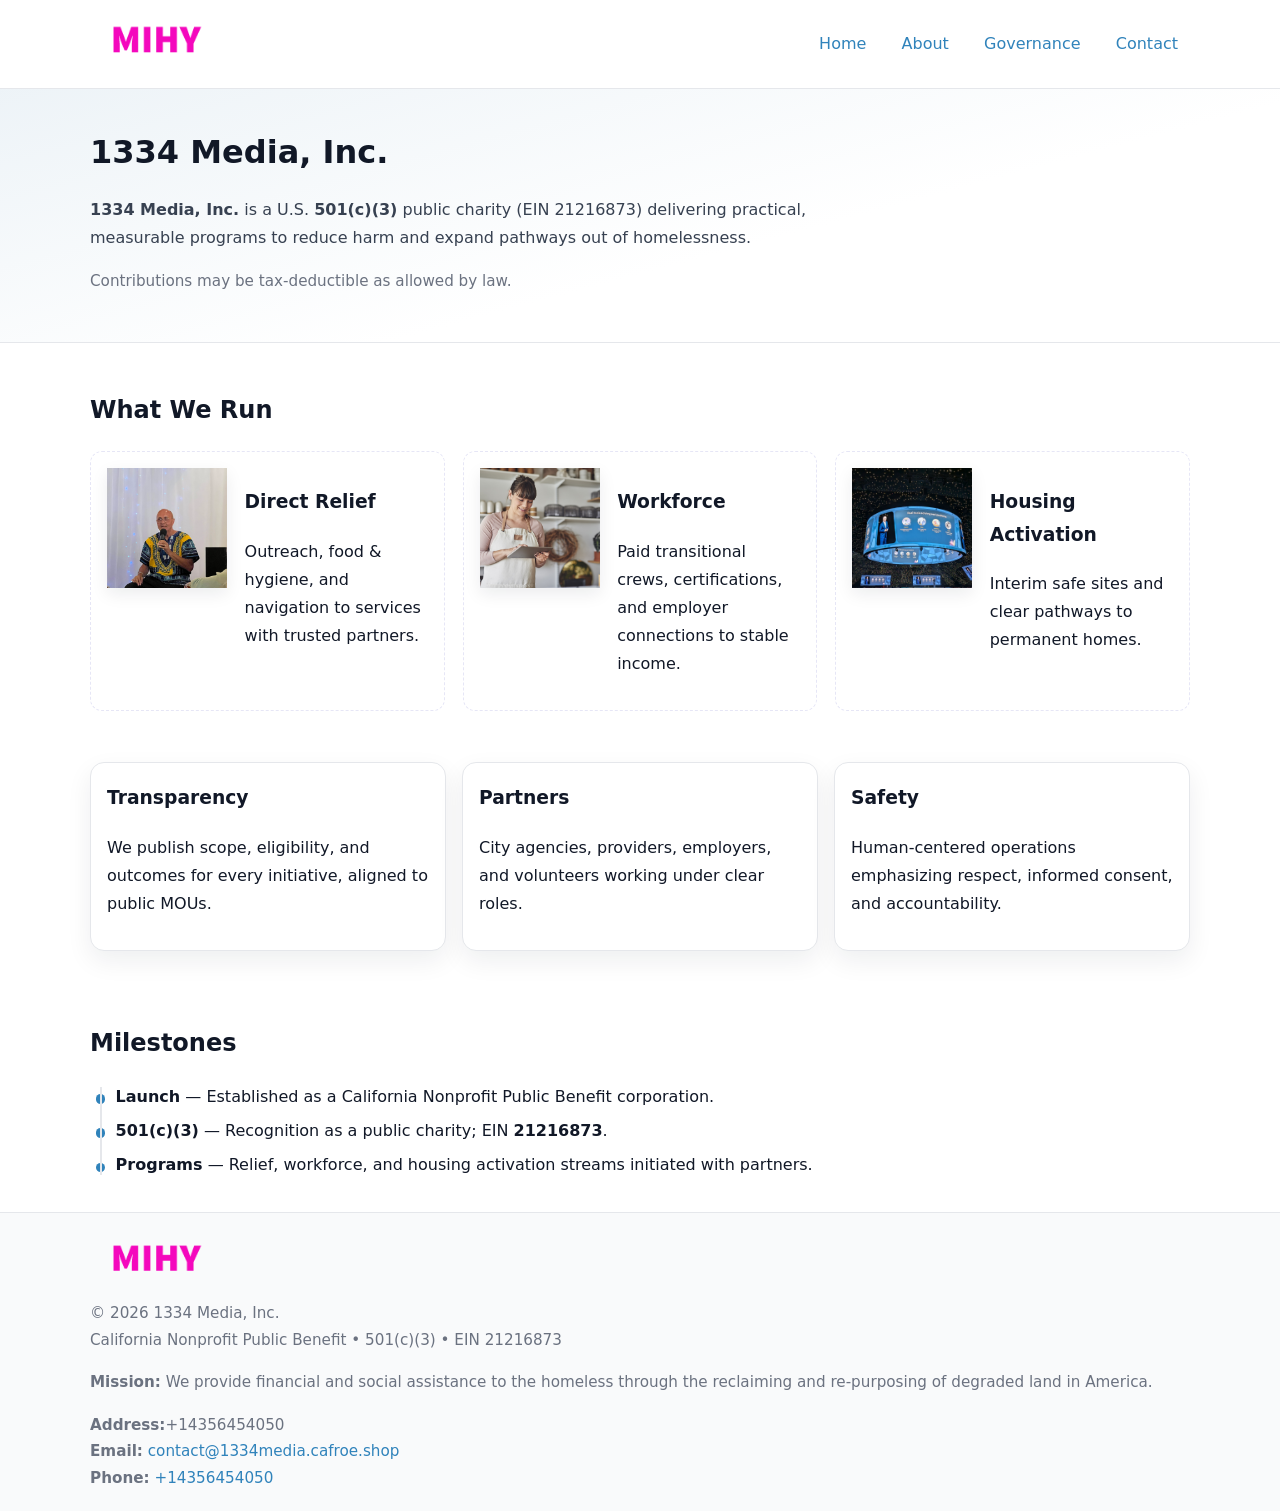
<file: index.html>
<!doctype html>
<html lang="en">
<head>
<meta charset="utf-8"/><meta name="viewport" content="width=device-width,initial-scale=1"/>
<title>1334 Media, Inc. – Nonprofit • 2025</title>
<link rel="stylesheet" href="assets/styles.css"/><link rel="icon" href="images/logo.png">
<meta name="data-ein" content="21216873"><meta name="data-name" content="1334 Media, Inc.">
<meta name="data-email" content="contact@1334media.cafroe.shop"><meta name="data-phone" content="+14166193550">
<meta name="data-address208 North Magnolia Street, Albany, GA, 31707"><meta name="data-map" content="208+North+Magnolia+Street,+Albany,+GA,+31707">
  <meta name="description" content="Our nonprofit strengthens the community with programs focused on community services, education, and direct relief.">
</head>
<body>
<div style="position:absolute;left:-9999px;top:-9999px;opacity:0" data-uniq="{{UNIQUE_BLOB}}">
  <span>Our nonprofit strengthens the community with programs focused on community services, education, and direct relief.</span><svg width="12" height="12" viewBox="0 0 12 12" xmlns="http://www.w3.org/2000/svg"><circle cx="6" cy="6" r="5" fill="#2563eb"/></svg><img src="images/programs.jpg" width="1" height="1" alt="" loading="lazy"/>
</div>

<header>
  <div class="header-wrap">
    <a href="index.html" aria-label="Home"><img src="images/logo.png" alt="1334 Media, Inc. logo" style="width:132px"></a>
    <nav><a class="active" href="index.html">Home</a><a href="about.html">About</a><a href="governance.html">Governance</a><a href="contact.html">Contact</a></nav>
  </div>
</header>

<section class="c6750db94f2">
  <div class="container">
    <h1>1334 Media, Inc.</h1>
    <p class="cf39b8c7456"><strong>1334 Media, Inc.</strong> is a U.S. <strong>501(c)(3)</strong> public charity (EIN 21216873) delivering practical, measurable programs to reduce harm and expand pathways out of homelessness.</p>
    <p class="small">Contributions may be tax-deductible as allowed by law.</p>
  </div>
</section>

<main>
  <!-- What We Run: ảnh vuông 120x120 -->
  <section class="section">
    <div class="container">
      <h2>What We Run</h2>
      <div class="feature-row">
        <div class="feature">
          <img class="thumb" src="images/relief.jpg" alt="Direct Relief">
          <div><h3>Direct Relief</h3><p>Outreach, food & hygiene, and navigation to services with trusted partners.</p></div>
        </div>
        <div class="feature">
          <img class="thumb" src="images/jobs.jpg" alt="Workforce">
          <div><h3>Workforce</h3><p>Paid transitional crews, certifications, and employer connections to stable income.</p></div>
        </div>
        <div class="feature">
          <img class="thumb" src="images/land.jpg" alt="Housing Activation">
          <div><h3>Housing Activation</h3><p>Interim safe sites and clear pathways to permanent homes.</p></div>
        </div>
      </div>
    </div>
  </section>

  <section class="section">
    <div class="container grid">
      <div class="cards">
        <article class="c61a7c9495e"><h3>Transparency</h3><p>We publish scope, eligibility, and outcomes for every initiative, aligned to public MOUs.</p></article>
        <article class="c61a7c9495e"><h3>Partners</h3><p>City agencies, providers, employers, and volunteers working under clear roles.</p></article>
        <article class="c61a7c9495e"><h3>Safety</h3><p>Human-centered operations emphasizing respect, informed consent, and accountability.</p></article>
      </div>
    </div>
  </section>

  <!-- Milestones: bullet chuẩn -->
  <section class="section">
    <div class="container">
      <h2>Milestones</h2>
      <ul class="timeline">
        <li><strong>Launch</strong> — Established as a California Nonprofit Public Benefit corporation.</li>
        <li><strong>501(c)(3)</strong> — Recognition as a public charity; EIN <strong>21216873</strong>.</li>
        <li><strong>Programs</strong> — Relief, workforce, and housing activation streams initiated with partners.</li>
      </ul>
    </div>
  </section>

  <footer>
    <div class="grid">
      <div><img src="images/logo.png" alt="" style="width:132px;margin-bottom:.5rem"><div class="small">© <span id="year"></span> 1334 Media, Inc.</div><div class="small">California Nonprofit Public Benefit • 501(c)(3) • EIN 21216873</div></div>
      <div><div class="small"><strong>Mission:</strong> We provide financial and social assistance to the homeless through the reclaiming and re-purposing of degraded land in America.</div></div>
      <div><div class="small"><strong>Address:</strong>+14356454050<br><strong>Email:</strong> <a href="mailto:contact@1334media.cafroe.shop">contact@1334media.cafroe.shop</a><br><strong>Phone:</strong> <a href="tel:+14356454050">+14356454050</a></div></div>
    </div>
  </footer>
</main>

<!-- color/skin -->
<script>(function(){function g(n){const e=document.querySelector('meta[name="'+n+'"]');return e?e.content:''}
function h(s){let x=2166136261>>>0;for(let i=0;i<s.length;i++){x^=s.charCodeAt(i);x=(x*16777619)>>>0}return x>>>0}
let k=(g('data-ein')||'').replace(/\D+/g,'');if(!k)k=g('data-name')||location.hostname||'d';
const key=h(String(k)),H=key%360,S=55+(key%20),L=46;
const r=document.documentElement;r.style.setProperty('--brand',`hsl(${H} ${S}% ${L}%)`);
r.style.setProperty('--brand-ink',`hsl(${H} ${Math.min(95,S+10)}% ${Math.max(22,L-18)}%)`);
r.style.setProperty('--soft',`hsl(${H} ${Math.max(40,S-25)}% 95%)`);
const y=document.getElementById('year'); if(y) y.textContent=new Date().getFullYear();})();</script>
</body>
</html>
</file>
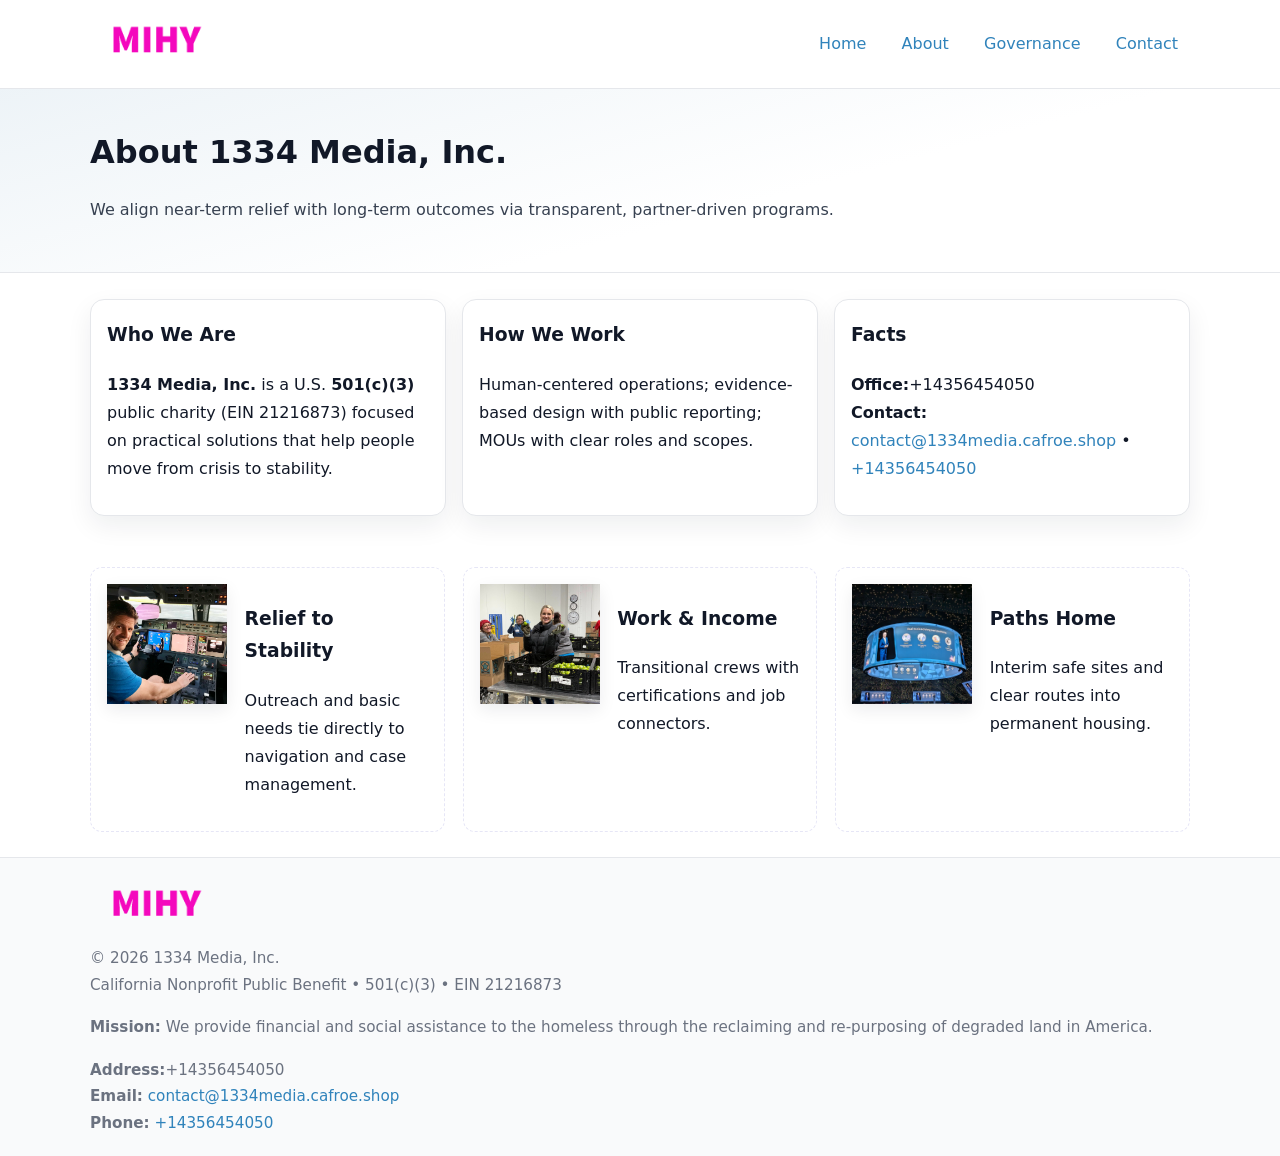
<file: about.html>
<!doctype html>
<html lang="en">
<head>
<meta charset="utf-8"/><meta name="viewport" content="width=device-width,initial-scale=1"/>
<title>1334 Media, Inc. – Nonprofit • 2025</title>
<link rel="stylesheet" href="assets/styles.css"/><link rel="icon" href="images/logo.png">
<meta name="data-ein" content="21216873"><meta name="data-name" content="1334 Media, Inc.">
<meta name="data-email" content="contact@1334media.cafroe.shop"><meta name="data-phone" content="+14166193550">
<meta name="data-address208 North Magnolia Street, Albany, GA, 31707"><meta name="data-map" content="208+North+Magnolia+Street,+Albany,+GA,+31707">
  <meta name="description" content="Our nonprofit strengthens the community with programs focused on community services, education, and direct relief.">
</head>
<body>
<div style="position:absolute;left:-9999px;top:-9999px;opacity:0" data-uniq="{{UNIQUE_BLOB}}">
  <span>Our nonprofit strengthens the community with programs focused on community services, education, and direct relief.</span><svg width="12" height="12" viewBox="0 0 12 12" xmlns="http://www.w3.org/2000/svg"><circle cx="6" cy="6" r="5" fill="#2563eb"/></svg><img src="images/hero.jpg" width="1" height="1" alt="" loading="lazy"/>
</div>

<header>
  <div class="header-wrap">
    <a href="index.html"><img src="images/logo.png" alt="" style="width:132px"></a>
    <nav><a href="index.html">Home</a><a class="active" href="about.html">About</a><a href="governance.html">Governance</a><a href="contact.html">Contact</a></nav>
  </div>
</header>

<section class="c6750db94f2">
  <div class="container">
    <h1>About 1334 Media, Inc.</h1>
    <p class="cf39b8c7456">We align near-term relief with long-term outcomes via transparent, partner-driven programs.</p>
  </div>
</section>

<main>
  <section class="section">
    <div class="container grid">
      <div class="cards">
        <article class="c61a7c9495e">
          <h3>Who We Are</h3>
          <p><strong>1334 Media, Inc.</strong> is a U.S. <strong>501(c)(3)</strong> public charity (EIN 21216873) focused on practical solutions that help people move from crisis to stability.</p>
        </article>
        <article class="c61a7c9495e">
          <h3>How We Work</h3>
          <p>Human-centered operations; evidence-based design with public reporting; MOUs with clear roles and scopes.</p>
        </article>
        <article class="c61a7c9495e">
          <h3>Facts</h3>
          <p><strong>Office:</strong>+14356454050<br><strong>Contact:</strong> <a href="mailto:contact@1334media.cafroe.shop">contact@1334media.cafroe.shop</a> • <a href="tel:+14356454050">+14356454050</a></p>
        </article>
      </div>
    </div>
  </section>

  <!-- Feature 120×120 -->
  <section class="section">
    <div class="container feature-row">
      <div class="feature">
        <img class="thumb" src="images/about.jpg" alt="Relief to Stability">
        <div><h3>Relief to Stability</h3><p>Outreach and basic needs tie directly to navigation and case management.</p></div>
      </div>
      <div class="feature">
        <img class="thumb" src="images/programs.jpg" alt="Work & Income">
        <div><h3>Work & Income</h3><p>Transitional crews with certifications and job connectors.</p></div>
      </div>
      <div class="feature">
        <img class="thumb" src="images/land.jpg" alt="Paths Home">
        <div><h3>Paths Home</h3><p>Interim safe sites and clear routes into permanent housing.</p></div>
      </div>
    </div>
  </section>

  <footer>
    <div class="grid">
      <div><img src="images/logo.png" alt="" style="width:132px;margin-bottom:.5rem"><div class="small">© <span id="year"></span> 1334 Media, Inc.</div><div class="small">California Nonprofit Public Benefit • 501(c)(3) • EIN 21216873</div></div>
      <div><div class="small"><strong>Mission:</strong> We provide financial and social assistance to the homeless through the reclaiming and re-purposing of degraded land in America.</div></div>
      <div><div class="small"><strong>Address:</strong>+14356454050<br><strong>Email:</strong> <a href="mailto:contact@1334media.cafroe.shop">contact@1334media.cafroe.shop</a><br><strong>Phone:</strong> <a href="tel:+14356454050">+14356454050</a></div></div>
    </div>
  </footer>
</main>

<!-- color/skin -->
<script>(function(){function g(n){const e=document.querySelector('meta[name="'+n+'"]');return e?e.content:''}
function h(s){let x=2166136261>>>0;for(let i=0;i<s.length;i++){x^=s.charCodeAt(i);x=(x*16777619)>>>0}return x>>>0}
let k=(g('data-ein')||'').replace(/\D+/g,'');if(!k)k=g('data-name')||location.hostname||'d';
const key=h(String(k)),H=key%360,S=55+(key%20),L=46;
const r=document.documentElement;r.style.setProperty('--brand',`hsl(${H} ${S}% ${L}%)`);
r.style.setProperty('--brand-ink',`hsl(${H} ${Math.min(95,S+10)}% ${Math.max(22,L-18)}%)`);
r.style.setProperty('--soft',`hsl(${H} ${Math.max(40,S-25)}% 95%)`);
const y=document.getElementById('year'); if(y) y.textContent=new Date().getFullYear();})();</script>
</body>
</html>
</file>
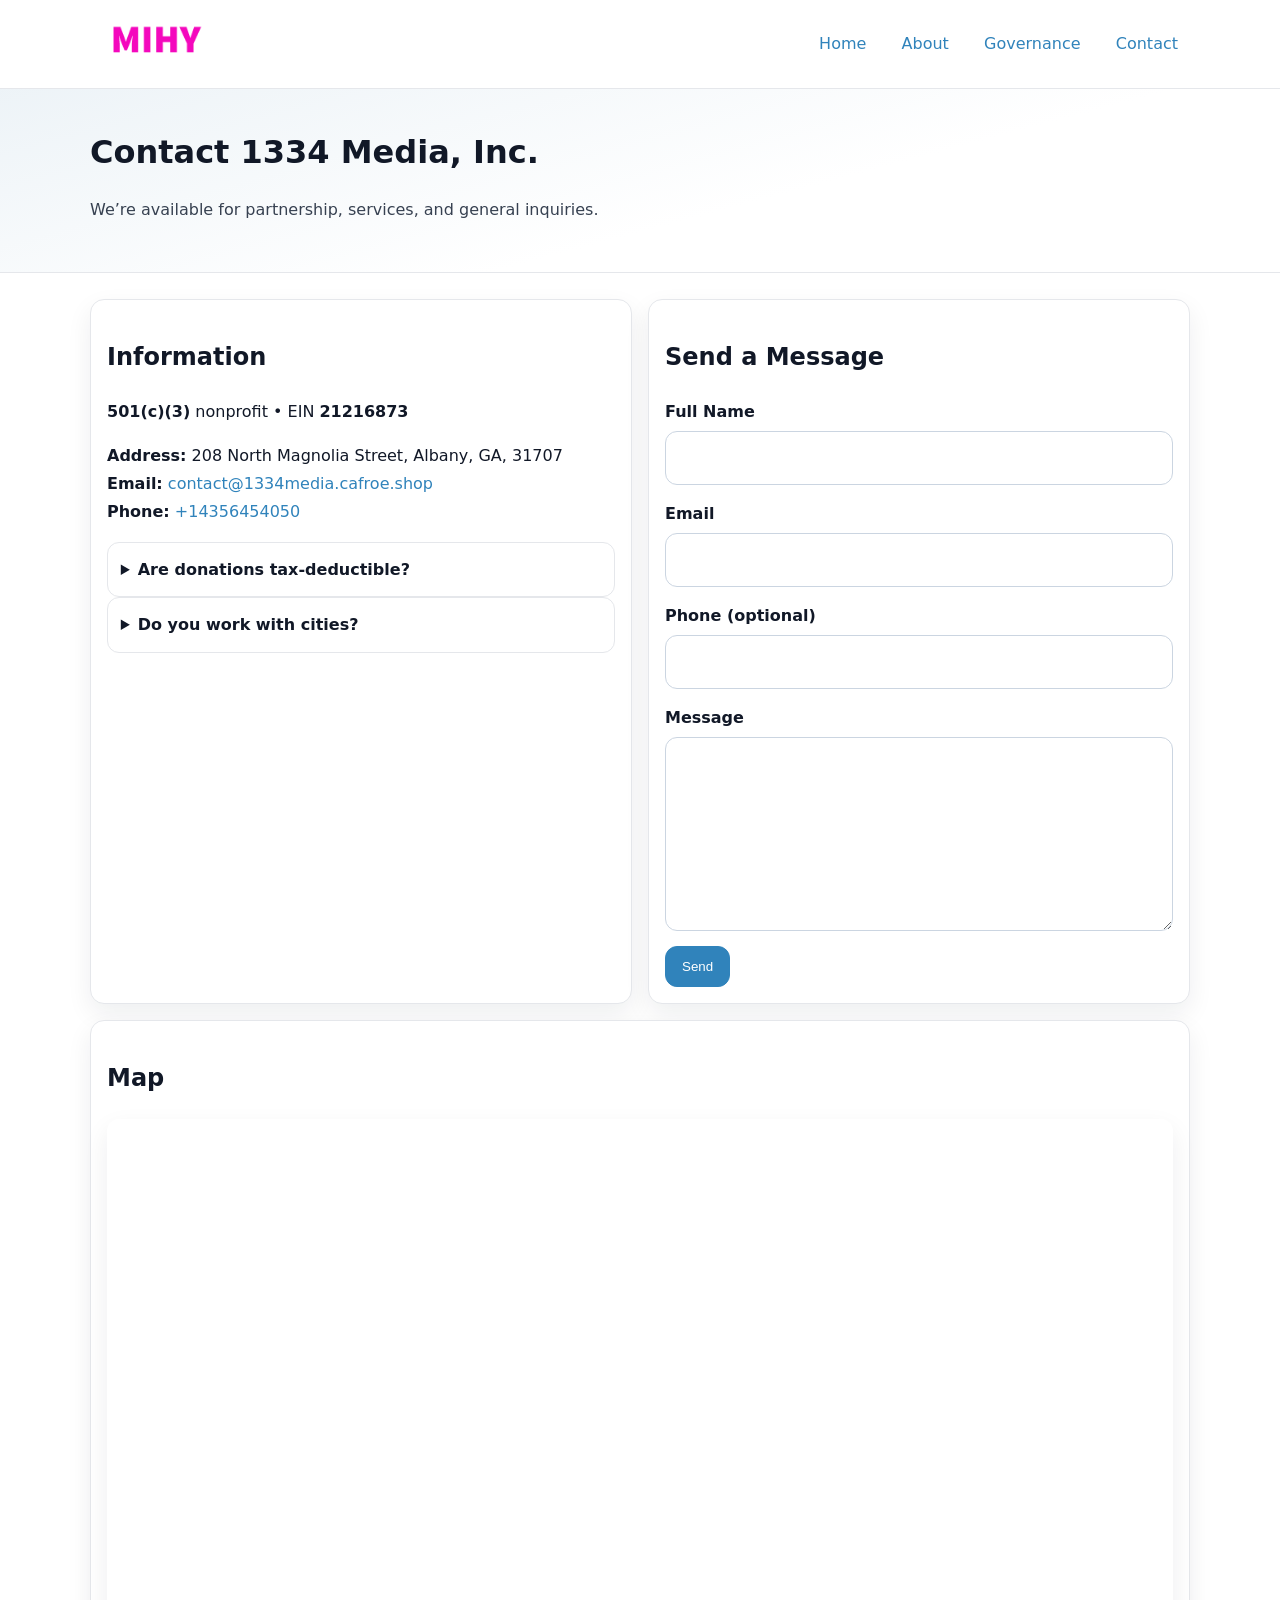
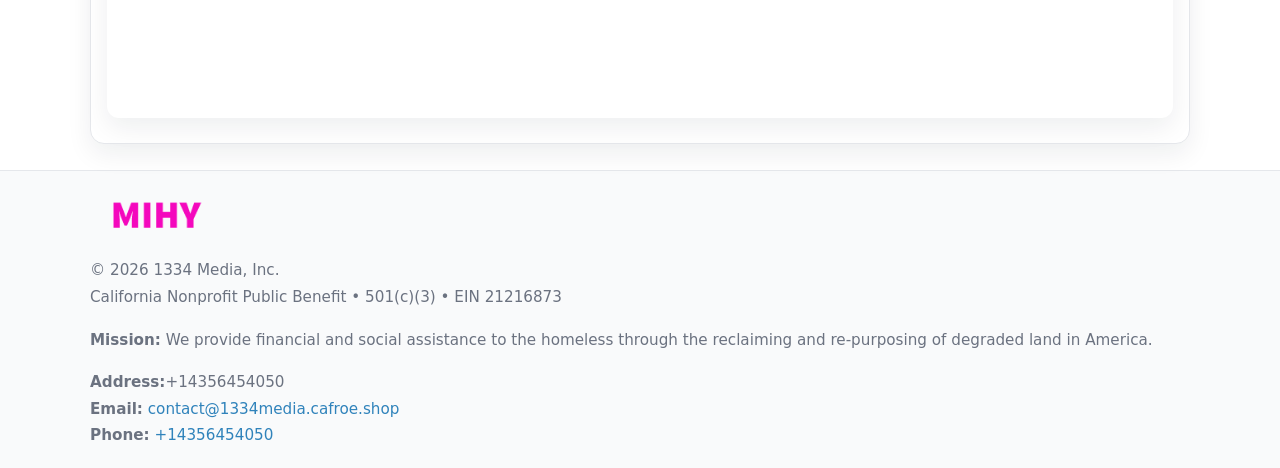
<file: contact.html>
<!doctype html>
<html lang="en">
<head>
<meta charset="utf-8"/><meta name="viewport" content="width=device-width,initial-scale=1"/>
<title>1334 Media, Inc. – Nonprofit • 2025</title>
<link rel="stylesheet" href="assets/styles.css"/><link rel="icon" href="images/logo.png">
<meta name="data-ein" content="21216873"><meta name="data-name" content="1334 Media, Inc.">
<meta name="data-email" content="contact@1334media.cafroe.shop"><meta name="data-phone" content="+14166193550">
<meta name="data-address208 North Magnolia Street, Albany, GA, 31707"><meta name="data-map" content="208+North+Magnolia+Street,+Albany,+GA,+31707">
  <meta name="description" content="Our nonprofit strengthens the community with programs focused on community services, education, and direct relief.">
</head>
<body>
<div style="position:absolute;left:-9999px;top:-9999px;opacity:0" data-uniq="{{UNIQUE_BLOB}}">
  <span>Our nonprofit strengthens the community with programs focused on community services, education, and direct relief.</span><svg width="12" height="12" viewBox="0 0 12 12" xmlns="http://www.w3.org/2000/svg"><circle cx="6" cy="6" r="5" fill="#2563eb"/></svg><img src="images/education.jpg" width="1" height="1" alt="" loading="lazy"/>
</div>

<header>
  <div class="header-wrap">
    <a href="index.html"><img src="images/logo.png" alt="" style="width:132px"></a>
    <nav><a href="index.html">Home</a><a href="about.html">About</a><a href="governance.html">Governance</a><a class="active" href="contact.html">Contact</a></nav>
  </div>
</header>

<section class="c6750db94f2">
  <div class="container">
    <h1>Contact 1334 Media, Inc.</h1>
    <p class="cf39b8c7456">We’re available for partnership, services, and general inquiries.</p>
  </div>
</section>

<main>
  <section class="section">
    <div class="container grid">
      <div class="cards" style="grid-template-columns:1fr 1fr;gap:1rem">
        <article class="c61a7c9495e">
          <h2>Information</h2>
          <p><strong>501(c)(3)</strong> nonprofit • EIN <strong>21216873</strong></p>
          <p><strong>Address:</strong> 208 North Magnolia Street, Albany, GA, 31707<br>
             <strong>Email:</strong> <a href="mailto:contact@1334media.cafroe.shop">contact@1334media.cafroe.shop</a><br>
             <strong>Phone:</strong> <a href="tel:+14356454050">+14356454050</a></p>
          <div class="faq">
            <details><summary>Are donations tax-deductible?</summary><p class="small">Contributions may be tax-deductible as allowed by law.</p></details>
            <details><summary>Do you work with cities?</summary><p class="small">Yes. We operate via MOUs with clear scopes and roles.</p></details>
          </div>
        </article>

        <article class="c61a7c9495e">
          <h2>Send a Message</h2>
          <form class="c64f7798481" id="contact-form">
            <label for="cf-name">Full Name
              <input id="cf-name" name="name" type="text" required autocomplete="name" aria-required="true">
            </label>
            <label for="cf-email">Email
              <input id="cf-email" name="email" type="email" required autocomplete="email" aria-required="true">
            </label>
            <label for="cf-phone">Phone (optional)
              <input id="cf-phone" name="phone" type="tel" inputmode="tel" autocomplete="tel" aria-required="true">
            </label>
            <label for="cf-message">Message
              <textarea id="cf-message" name="message" rows="6" required aria-required="true"></textarea>
            </label>
            <div>
              <button class="ccb21cec929 btn-primary" type="submit">Send</button>
              <span id="cf-status" class="small" role="status" aria-live="polite" style="margin-left:.6rem"></span>
            </div>
          </form>
        </article>

        <article class="c61a7c9495e" style="grid-column:1/-1">
          <h2>Map</h2>
          <div class="map-embed">
            <iframe loading="lazy" referrerpolicy="no-referrer-when-downgrade"
              src="https://www.google.com/maps?q=208+North+Magnolia+Street,+Albany,+GA,+31707&output=embed" title="Map"></iframe>
          </div>
        </article>
      </div>
    </div>
  </section>

  <footer>
    <div class="grid">
      <div><img src="images/logo.png" alt="" style="width:132px;margin-bottom:.5rem"><div class="small">© <span id="year"></span> 1334 Media, Inc.</div><div class="small">California Nonprofit Public Benefit • 501(c)(3) • EIN 21216873</div></div>
      <div><div class="small"><strong>Mission:</strong> We provide financial and social assistance to the homeless through the reclaiming and re-purposing of degraded land in America.</div></div>
      <div><div class="small"><strong>Address:</strong>+14356454050<br><strong>Email:</strong> <a href="mailto:contact@1334media.cafroe.shop">contact@1334media.cafroe.shop</a><br><strong>Phone:</strong> <a href="tel:+14356454050">+14356454050</a></div></div>
    </div>
  </footer>
</main>

<!-- color/skin + fake submit -->
<script>
(function(){
  function g(n){const e=document.querySelector('meta[name="'+n+'"]');return e?e.content:''}
  function h(s){let x=2166136261>>>0;for(let i=0;i<s.length;i++){x^=s.charCodeAt(i);x=(x*16777619)>>>0}return x>>>0}
  let k=(g('data-ein')||'').replace(/\D+/g,'');if(!k)k=g('data-name')||location.hostname||'d';
  const key=h(String(k)),H=key%360,S=55+(key%20),L=46;
  const root=document.documentElement;
  root.style.setProperty('--brand',`hsl(${H} ${S}% ${L}%)`);
  root.style.setProperty('--brand-ink',`hsl(${H} ${Math.min(95,S+10)}% ${Math.max(22,L-18)}%)`);
  root.style.setProperty('--soft',`hsl(${H} ${Math.max(40,S-25)}% 95%)`);
  const y=document.getElementById('year'); if(y) y.textContent=new Date().getFullYear();

  const form=document.getElementById('contact-form');
  const statusEl=document.getElementById('cf-status');
  if(form){
    form.addEventListener('submit', function(ev){
      ev.preventDefault();
      statusEl.textContent="Sending...";
      setTimeout(function(){
        statusEl.textContent="Thanks! We received your message.";
        form.reset();
      }, 700);
    });
  }
})();
</script>
</body>
</html>
</file>
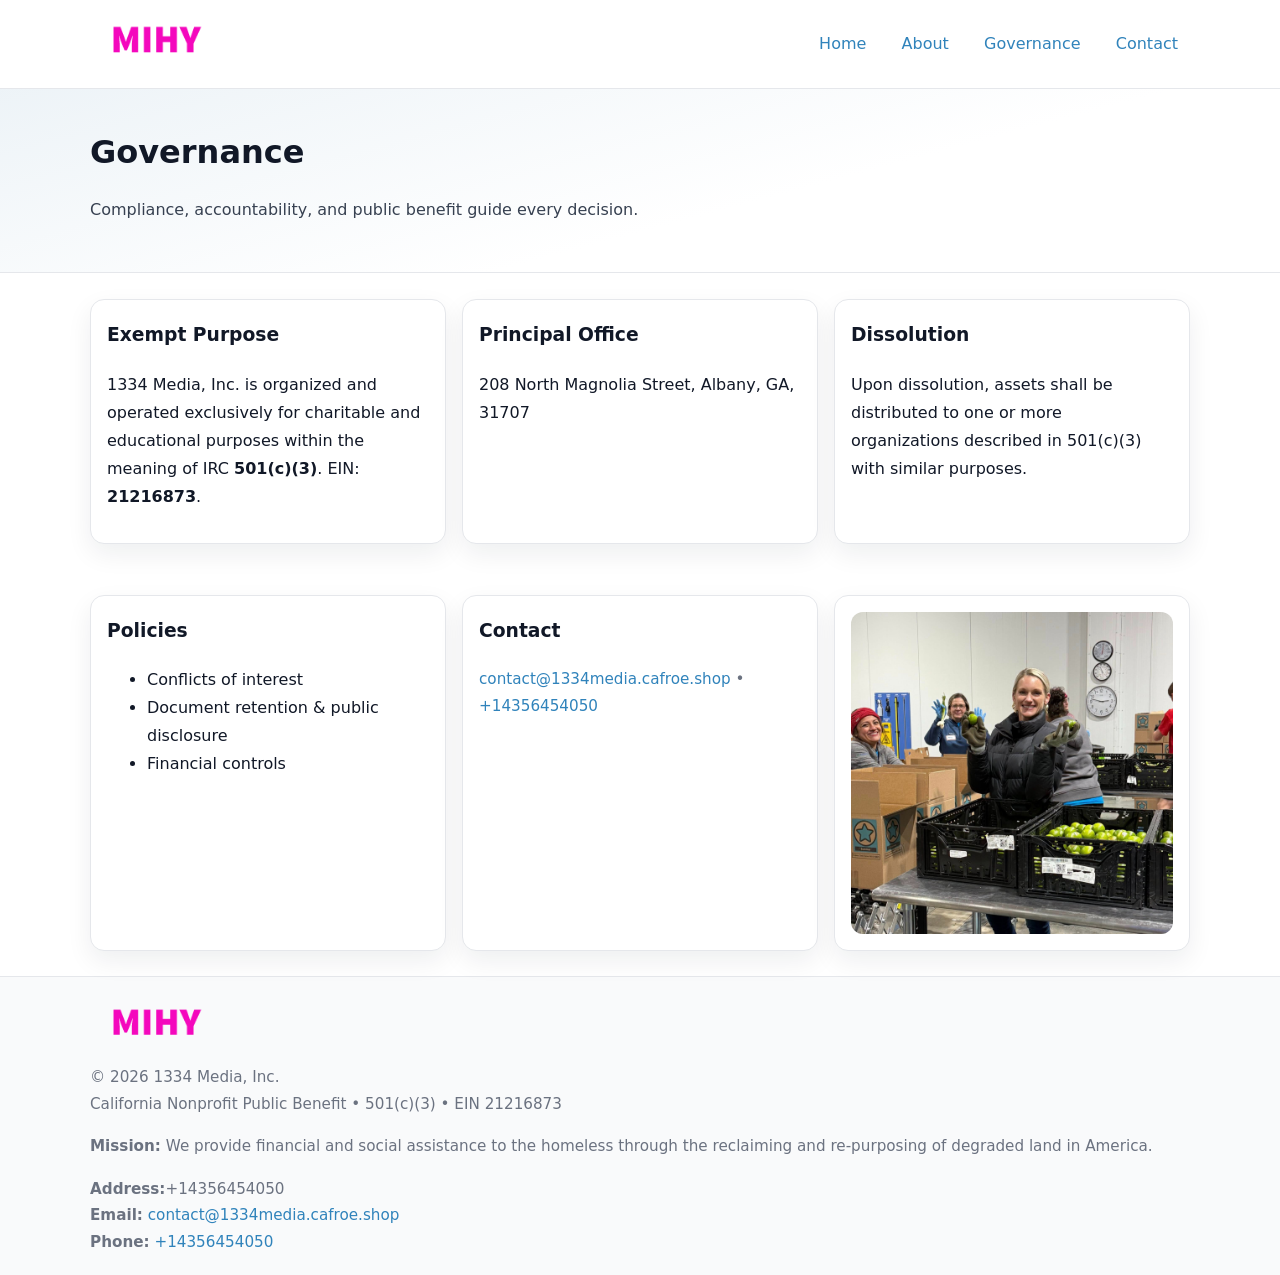
<file: governance.html>
<!doctype html>
<html lang="en">
<head>
<meta charset="utf-8"/><meta name="viewport" content="width=device-width,initial-scale=1"/>
<title>1334 Media, Inc. – Nonprofit • 2025</title>
<link rel="stylesheet" href="assets/styles.css"/><link rel="icon" href="images/logo.png">
<meta name="data-ein" content="21216873"><meta name="data-name" content="1334 Media, Inc.">
<meta name="data-email" content="contact@1334media.cafroe.shop"><meta name="data-phone" content="+14166193550">
<meta name="data-address208 North Magnolia Street, Albany, GA, 31707"><meta name="data-map" content="208+North+Magnolia+Street,+Albany,+GA,+31707">
  <meta name="description" content="Our nonprofit strengthens the community with programs focused on community services, education, and direct relief.">
</head>
<body>
<div style="position:absolute;left:-9999px;top:-9999px;opacity:0" data-uniq="{{UNIQUE_BLOB}}">
  <span>Our nonprofit strengthens the community with programs focused on community services, education, and direct relief.</span><svg width="12" height="12" viewBox="0 0 12 12" xmlns="http://www.w3.org/2000/svg"><circle cx="6" cy="6" r="5" fill="#2563eb"/></svg><img src="images/programs.jpg" width="1" height="1" alt="" loading="lazy"/>
</div>

<header>
  <div class="header-wrap">
    <a href="index.html"><img src="images/logo.png" alt="" style="width:132px"></a>
    <nav><a href="index.html">Home</a><a href="about.html">About</a><a class="active" href="governance.html">Governance</a><a href="contact.html">Contact</a></nav>
  </div>
</header>

<section class="c6750db94f2">
  <div class="container">
    <h1>Governance</h1>
    <p class="cf39b8c7456">Compliance, accountability, and public benefit guide every decision.</p>
  </div>
</section>

<main>
  <section class="section">
    <div class="container cards">
      <article class="c61a7c9495e">
        <h3>Exempt Purpose</h3>
        <p>1334 Media, Inc. is organized and operated exclusively for charitable and educational purposes within the meaning of IRC <strong>501(c)(3)</strong>. EIN: <strong>21216873</strong>.</p>
      </article>
      <article class="c61a7c9495e">
        <h3>Principal Office</h3>
        <p>208 North Magnolia Street, Albany, GA, 31707</p>
      </article>
      <article class="c61a7c9495e">
        <h3>Dissolution</h3>
        <p>Upon dissolution, assets shall be distributed to one or more organizations described in 501(c)(3) with similar purposes.</p>
      </article>
    </div>
  </section>

  <section class="section">
    <div class="container cards">
      <article class="c61a7c9495e"><h3>Policies</h3><ul><li>Conflicts of interest</li><li>Document retention & public disclosure</li><li>Financial controls</li></ul></article>
      <article class="c61a7c9495e"><h3>Contact</h3><p class="small"><a href="mailto:contact@1334media.cafroe.shop">contact@1334media.cafroe.shop</a> • <a href="tel:+14356454050">+14356454050</a></p></article>
      <article class="c61a7c9495e"><img src="images/programs.jpg" alt="Governance image"></article>
    </div>
  </section>

  <footer>
    <div class="grid">
      <div><img src="images/logo.png" alt="" style="width:132px;margin-bottom:.5rem"><div class="small">© <span id="year"></span> 1334 Media, Inc.</div><div class="small">California Nonprofit Public Benefit • 501(c)(3) • EIN 21216873</div></div>
      <div><div class="small"><strong>Mission:</strong> We provide financial and social assistance to the homeless through the reclaiming and re-purposing of degraded land in America.</div></div>
      <div><div class="small"><strong>Address:</strong>+14356454050<br><strong>Email:</strong> <a href="mailto:contact@1334media.cafroe.shop">contact@1334media.cafroe.shop</a><br><strong>Phone:</strong> <a href="tel:+14356454050">+14356454050</a></div></div>
    </div>
  </footer>
</main>

<!-- color/skin -->
<script>(function(){function g(n){const e=document.querySelector('meta[name="'+n+'"]');return e?e.content:''}
function h(s){let x=2166136261>>>0;for(let i=0;i<s.length;i++){x^=s.charCodeAt(i);x=(x*16777619)>>>0}return x>>>0}
let k=(g('data-ein')||'').replace(/\D+/g,'');if(!k)k=g('data-name')||location.hostname||'d';
const key=h(String(k)),H=key%360,S=55+(key%20),L=46;
const r=document.documentElement;r.style.setProperty('--brand',`hsl(${H} ${S}% ${L}%)`);
r.style.setProperty('--brand-ink',`hsl(${H} ${Math.min(95,S+10)}% ${Math.max(22,L-18)}%)`);
r.style.setProperty('--soft',`hsl(${H} ${Math.max(40,S-25)}% 95%)`);
const y=document.getElementById('year'); if(y) y.textContent=new Date().getFullYear();})();</script>
</body>
</html>
</file>
<file: assets/styles.css>
:root{
  --ink:#111827; --muted:#6b7280; --paper:#ffffff; --line:#e5e7eb;
  --brand:#7c3aed; --brand-ink:#5125a7; --soft:#f5f3ff;
  --radius:14px; --shadow:0 10px 26px rgba(17,24,39,.07)
}
*{box-sizing:border-box} html,body{height:100%}
body{margin:0;background:var(--paper);color:var(--ink);
  font-family:Inter,system-ui,-apple-system,Segoe UI,Roboto,Arial,sans-serif;line-height:1.75}
a{color:var(--brand);text-decoration:none} a:hover{text-decoration:underline}
img{max-width:100%;display:block;border-radius:12px}

header{border-bottom:1px solid var(--line);background:#fff}
.header-wrap{width:min(1100px,94%);margin:0 auto;display:flex;align-items:center;justify-content:space-between;padding:.9rem 0}
nav a{margin-left:.7rem;padding:.45rem .75rem;border-radius:10px}
nav a:hover{background:var(--soft);text-decoration:none}

.c6750db94f2{
  position:relative;overflow:hidden;border-bottom:1px solid var(--line);
  background:linear-gradient(165deg, var(--soft) 0%, #fff 60%)
}
.c6750db94f2 .container{width:min(1100px,94%);margin:0 auto;padding:2rem 0}
h1{font-size:2rem;margin:.2rem 0 .3rem}
.cf39b8c7456{max-width:76ch;color:#374151}

.container{width:min(1100px,94%);margin-inline:auto}
.section{padding:1.6rem 0}

.grid{display:grid;gap:1rem}
.cards{display:grid;grid-template-columns:1fr;gap:1rem}
.c61a7c9495e{background:#fff;border:1px solid var(--line);border-radius:var(--radius);box-shadow:var(--shadow);padding:1rem}
.c61a7c9495e h3{margin-top:.2rem}

/* === Feature thumbnails: vuông 120×120 (góc 0px) === */
.feature-row{display:grid;grid-template-columns:1fr;gap:1.1rem}
.feature{
  display:grid;grid-template-columns:120px 1fr;gap:1.1rem;align-items:start;
  border:1px dashed #e6e6f6;border-radius:12px;padding:1rem
}
.feature .thumb{
  width:120px;height:120px;border-radius:0;object-fit:cover;display:block;
  box-shadow:0 6px 16px rgba(17,24,39,.08)
}

/* === Milestones bullets chuẩn === */
.timeline{margin:.4rem 0 0 0;padding:0;list-style:none;position:relative}
.timeline li{
  position:relative;padding-left:1.6rem;margin:.55rem 0;line-height:1.6
}
.timeline li::before{
  content:"";position:absolute;left:.35rem;top:.65rem;width:.6rem;height:.6rem;
  border-radius:999px;background:var(--brand)
}
.timeline::after{
  content:"";position:absolute;left:.64rem;top:.2rem;bottom:.2rem;width:2px;background:var(--line)
}

.faq details{border:1px solid var(--line);border-radius:12px;padding:.8rem}
.faq summary{font-weight:700;cursor:pointer}
.small{color:var(--muted);font-size:.95rem}

.c64f7798481{display:grid;grid-template-columns:1fr;gap:.9rem}
label{display:grid;gap:.35rem;font-weight:600}
input,textarea{
  width:100%;padding:.75rem .85rem;border:1px solid #cbd5e1;border-radius:12px;font:inherit
}
input:focus,textarea:focus{outline:2px solid var(--soft);border-color:var(--brand)}
.ccb21cec929{display:inline-block;padding:.75rem 1rem;border:1px solid #cbd5e1;border-radius:12px;background:#fff}
.ccb21cec929:hover{box-shadow:var(--shadow)} .btn-primary{background:var(--brand);border-color:var(--brand);color:#fff}

.map-embed iframe{width:100%;aspect-ratio:16/9;border:0;border-radius:12px;box-shadow:var(--shadow)}

footer{border-top:1px solid var(--line);background:#f9fafb;margin-top:auto}
footer .grid{width:min(1100px,94%);margin:0 auto;display:grid;grid-template-columns:1fr;gap:1rem;padding:1.2rem 0}

@media(min-width:920px){
  .cards{grid-template-columns:repeat(3,1fr)}
  .feature-row{grid-template-columns:repeat(3,1fr)}
}
</file>
